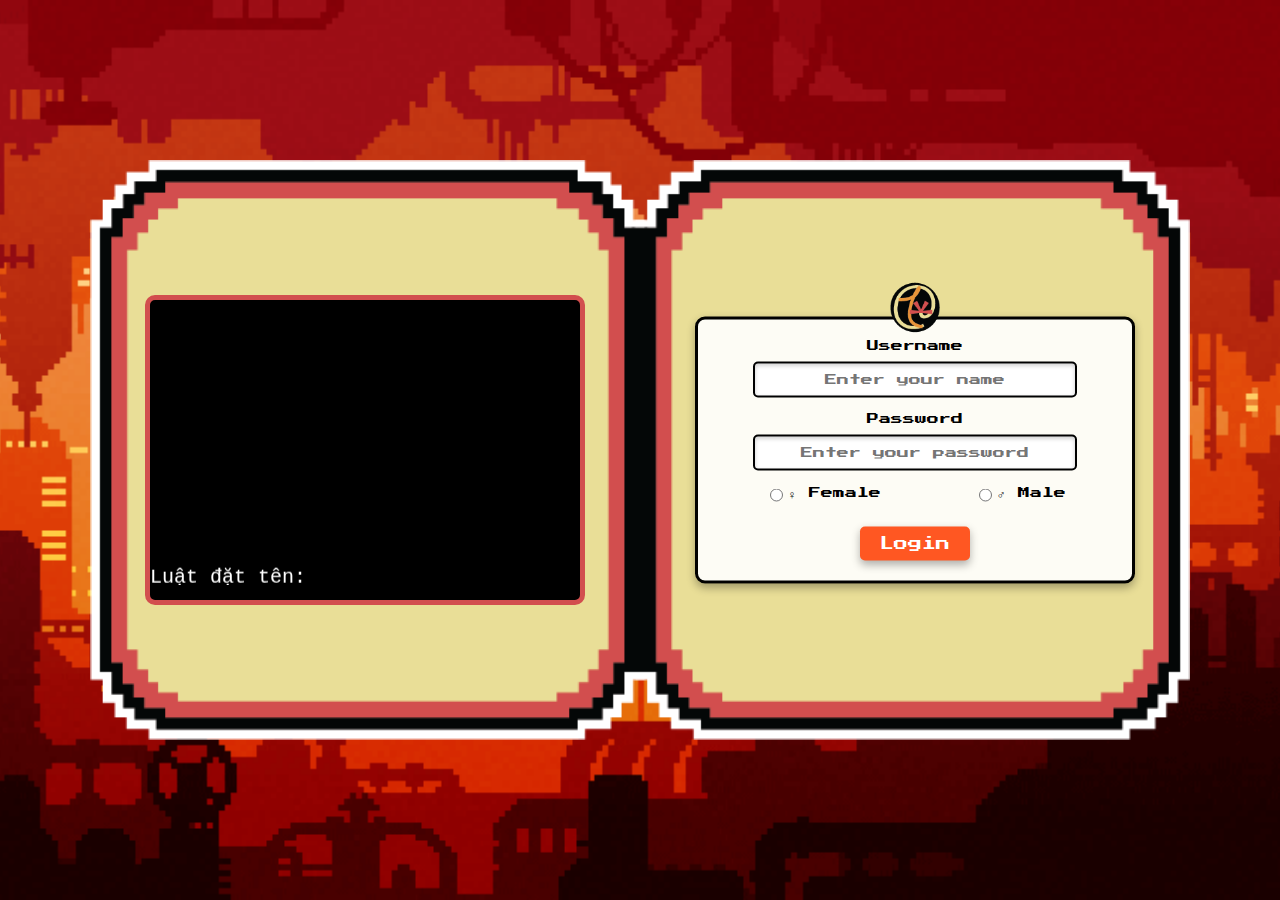
<file: index.html>
<!DOCTYPE html>
<html lang="en">
<style type=""></style>
<head>
    <meta charset="UTF-8">
 <meta name="google-site-verification" content="I0bQ8nA7NFJDwAwivh3X_QeaIhQGQA922k2clkppPC8" />
    <title>Login</title>
<meta name="description" content="Login to play the game and compete for high scores!">
<link rel="icon" href="logo.png" >
</head>
<style >
    @import url('https://fonts.googleapis.com/css2?family=Press+Start+2P&display=swap');

body {
    margin: 0;
  padding: 0;
  display: flex;
  justify-content: center;
  align-items: center;
  height: 100vh;
  background: url('background_pixel_gif2.gif') no-repeat center center fixed;
  background-size: cover;
    font-family: 'Press Start 2P', sans-serif;
    overflow: hidden;
}

.container {
    position: relative;
    width: 1100px; /* Tăng kích thước khung sách */
    height: 580px; /* Tăng kích thước khung sách */
    display: flex;
    justify-content: center;
    align-items: center;
}

.background {
    position: absolute;
    top: 0;
    left: 0;
    width: 100%;
    height: 100%;
    object-fit: cover;
    z-index: 1;
}

.left-page {
    position: absolute;
    top: 50%;
    left: 25%;
    transform: translate(-50%, -50%);
    width: 40%; /* Tỉ lệ khung bên trái */
    height: 80%;
    display: flex;
    justify-content: center;
    align-items: center;
    z-index: 2;
}

.rules-box {
    width: 500px;
    height: 300px;
    background-color: #000;
    border: 5px solid rgba(210, 78, 78, 255);
    border-radius: 10px;
    overflow: hidden;
    display: flex;
    justify-content: center;
    align-items: center;
}

.rules-box p {
    color: #fff;
    font-size: 10px;
    margin: 0;
    line-height: 1.5;
}

.right-page {
    position: absolute;
    top: 50%;
    left: 75%;
    transform: translate(-50%, -50%);
    width: 40%;
    height: 75%;
    display: flex;
    justify-content: center;
    align-items: center;
    z-index: 2;
}
.login-logo {
    position: absolute;
    top: 50px; /* Di chuyển logo lên trên khung */
    left: 50%;
    transform: translateX(-50%); /* Căn giữa theo chiều ngang */
    width: 50px; /* Kích thước logo (thay đổi theo ý muốn) */
    height: auto; /* Giữ tỷ lệ ảnh gốc */
    z-index: 10; /* Đảm bảo logo nằm trên các phần khác */
}

.login-form {
    width: 100%;
    height: auto;
    padding: 20px;
    background-color: rgba(255, 255, 255, 0.9);
    border: 3px solid #000;
    border-radius: 10px;
    text-align: center;
    box-shadow: 0 4px 8px rgba(0, 0, 0, 0.3);
}

.login-form label {
    display: block;
    font-size: 12px;
    color: #000;
    margin-bottom: 10px;
}

.login-form input[type="text"] {
    width: 80%;
    height: 30px;
    font-size: 12px;
    margin-bottom: 15px;
    border: 2px solid #000;
    border-radius: 5px;
    text-align: center;
    font-family: 'Press Start 2P', sans-serif;
    box-shadow: inset 0 2px 4px rgba(0, 0, 0, 0.2);
}

.gender-selection {
    display: flex;
    justify-content: space-around;
    margin-bottom: 15px;
}

.gender-selection label {
    font-size: 12px;
    font-family: 'Press Start 2P', sans-serif;
    cursor: pointer;
    display: flex;
    align-items: center;
}

.gender-selection input[type="radio"] {
    margin-right: 5px;
}

.login-form button {
    font-size: 14px;
    font-family: 'Press Start 2P', sans-serif;
    background-color: #ff5722;
    border: none;
    padding: 10px 20px;
    color: #fff;
    border-radius: 5px;
    cursor: pointer;
    box-shadow: 0 4px 8px rgba(0, 0, 0, 0.3);
    transition: background-color 0.3s ease;
}

.login-form button:hover {
    background-color: #d84315;
}

</style>
<body>
    <div class="container">
        <img class="background" src="frame.png" alt="Background">

        <div class="left-page">
            <div class="rules-box">
                <marquee behavior="scroll" direction="up" scrollamount="3">
                    <p style="font-family:courier; font-size: 20px;">Luật đặt tên:</p>
                    <p style="font-family:courier; font-size: 20px;">- Tên phải có ít nhất 4 ký tự.</p>
                    <p style="font-family:courier; font-size: 20px;">- Không chứa ký tự đặc biệt (!, @, #,...).</p>
                    <p style="font-family:courier; font-size: 20px;">- Chỉ sử dụng chữ và số.</p>
                    <p style="font-family:courier; font-size: 20px;">- Tên phải bắt đầu bằng chữ cái.</p>
                    <p style="font-family:courier; font-size: 20px;">- Tên của người chơi chỉ có một không trùng với tên người chơi khác.</p>
                </marquee>
            </div>
        </div>

        <div class="right-page">
            <img src="logo.png" alt="Logo" class="login-logo">
            <div class="login-form">
                <label for="username">Username</label>
                <input type="text" id="username" placeholder="Enter your name" required>
                <label for="username">Password</label>
                <input type="text" id="password" placeholder="Enter your password" required>

                <div class="gender-selection">
                    <label>
                        <input type="radio" name="gender" value="female"> 
                        <span>♀ Female</span>
                    </label>
                    <label>
                        <input type="radio" name="gender" value="male"> 
                        <span>♂ Male</span>
                    </label>
                </div>

                <!-- Nút bấm để chuyển đến trang 2 -->
                <button onclick="goToGame()">Login</button>

                <script>
                    function goToGame() {
                        // Lấy thông tin người chơi từ các ô nhập liệu
                        const username = document.getElementById('username').value.trim();
                        const gender = document.querySelector('input[name="gender"]:checked').value;

                        // Kiểm tra nếu tên không hợp lệ
                        const nameRegex = /^[a-zA-Z][a-zA-Z0-9]*$/; // Tên bắt đầu bằng chữ cái và chỉ chứa chữ số và chữ cái
                        if (username.length < 4 || !nameRegex.test(username)) {
                            alert("Tên không hợp lệ. Vui lòng kiểm tra lại.");
                            return;
                        }

                        // Kiểm tra xem tên người chơi có trùng với tên đã đăng nhập chưa
                        const leaderboard = JSON.parse(localStorage.getItem('leaderboard')) || [];
                        const existingPlayer = leaderboard.find(player => player.name === username);
                        if (existingPlayer) {
                            alert("Tên người chơi này đã tồn tại. Vui lòng chọn tên khác.");
                            return;
                        }

                        // Lưu thông tin người chơi vào sessionStorage
                        sessionStorage.setItem('playerName', username);
                        sessionStorage.setItem('playerGender', gender);

                        // Chuyển hướng đến trang game
                        window.location.href = 'index1.html'; // Thay thế bằng trang game của bạn
                    }
                </script>
            </div>
        </div>
    </div>
</body>
</html>
</file>
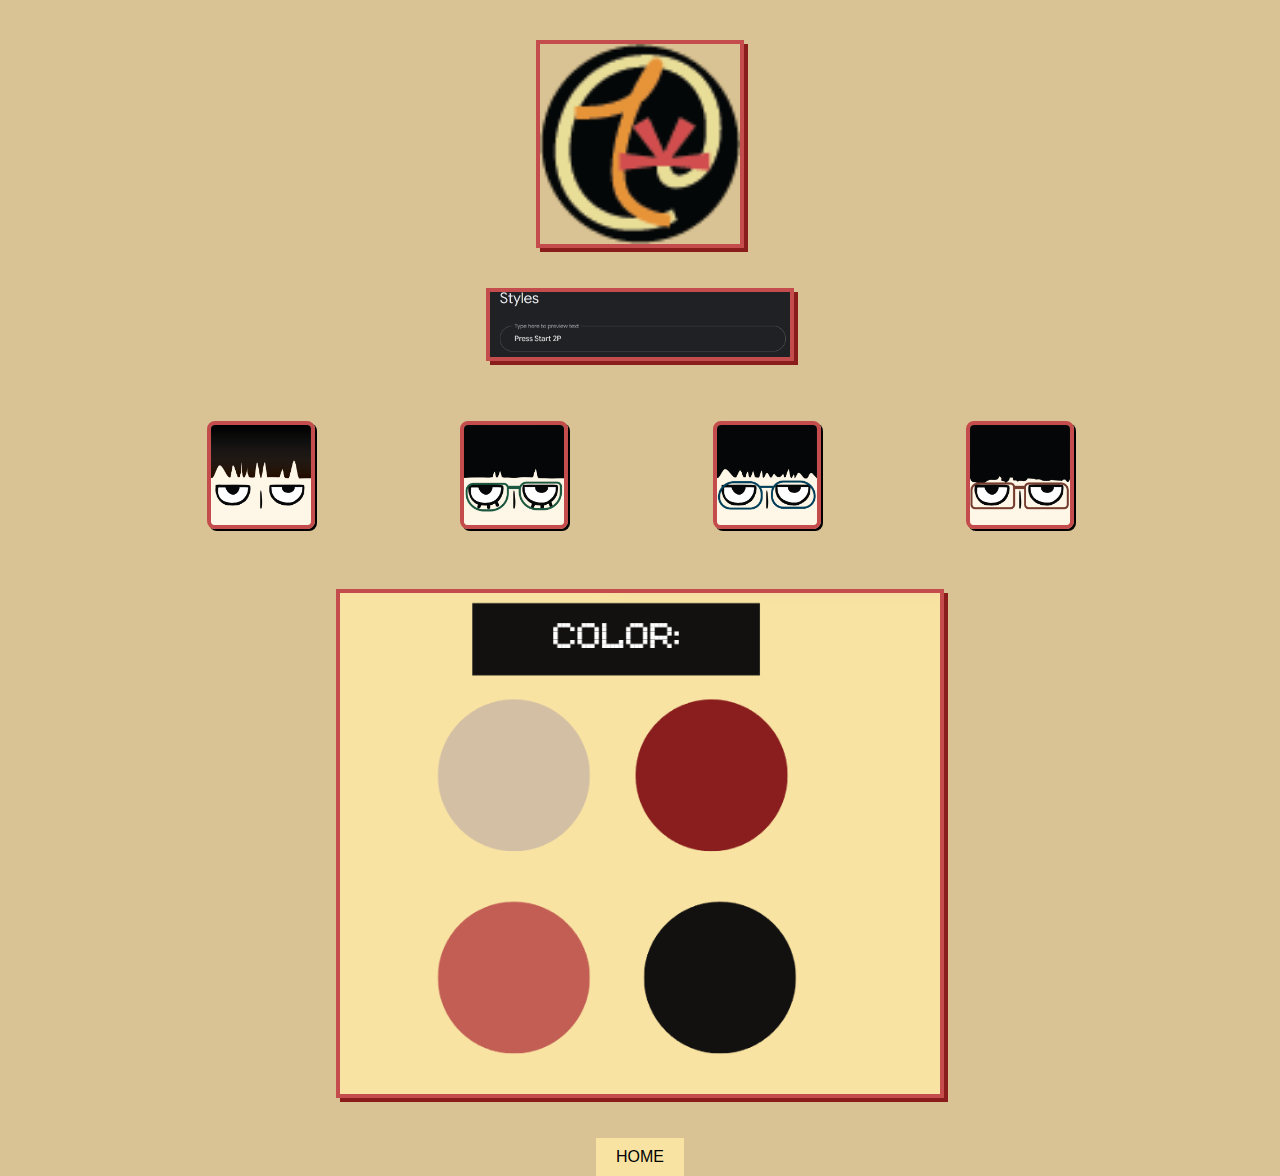
<file: INFORMATION.html>
<!DOCTYPE html>
<html lang="en">
<head>
  <meta charset="UTF-8">
  <meta name="viewport" content="width=device-width, initial-scale=1.0">
  <title>WEB'S INFORMATION</title>
  <link rel="icon" href="logo.png" >
  <style>
    body {
      margin: 0;
      font-family: "Press Start 2P", sans-serif;
      background-color: #d9c293;
      color: #000;
      text-align: center;
    }

    .container {
      display: flex;
      flex-direction: column;
      align-items: center;
      justify-content: center;
      padding: 20px;
    }

    .image-container {
      margin: 20px 0;
    }

    .image-container img {
      border: 4px solid #c54c4c;
      box-shadow: 4px 4px 0px #8b1c1c;
    }

    .team-grid {
      display: grid;
      grid-template-columns: repeat(4, 1fr);
      gap: 20px;
      width: 80%;
      margin: 40px auto;
    }

    .team-member img {
      width: 100px;
      height: 100px;
      border: 4px solid #c54c4c;
      border-radius: 8px;
      box-shadow: 2px 2px 0px #000;
    }
    .btn {
            background: #f9e3a3;
            color: black;
            padding: 10px 20px;
            border: 2px;
            cursor: pointer;
            font-size: 16px;
            text-transform: uppercase;
            position: relative;
        }
  </style>
  <link href="https://fonts.googleapis.com/css2?family=Press+Start+2P&display=swap" rel="stylesheet">
</head>
<body>
  <div class="container">
    <div class="image-container">
      <img src="logo.png" alt="Logo" width="200">
    </div>

    <div class="image-container">
      <img src="FONT.png" alt="Font Sample" width="300">
    </div>

    <div class="team-grid">
      <div class="team-member"><img src="tn.png" alt="Member 1"></div>
      <div class="team-member"><img src="pn.png" alt="Member 2"></div>
      <div class="team-member"><img src="dt.png" alt="Member 3"></div>
      <div class="team-member"><img src="mt.png" alt="Member 4"></div>
    </div>

    <div class="image-container">
      <img src="COLOR.png" alt="Tone Colors" width="600">
    </div>
  </div>
  <button class="btn" onclick="window.location.href='index1.html'">Home</button>
</body>
</html>
</file>
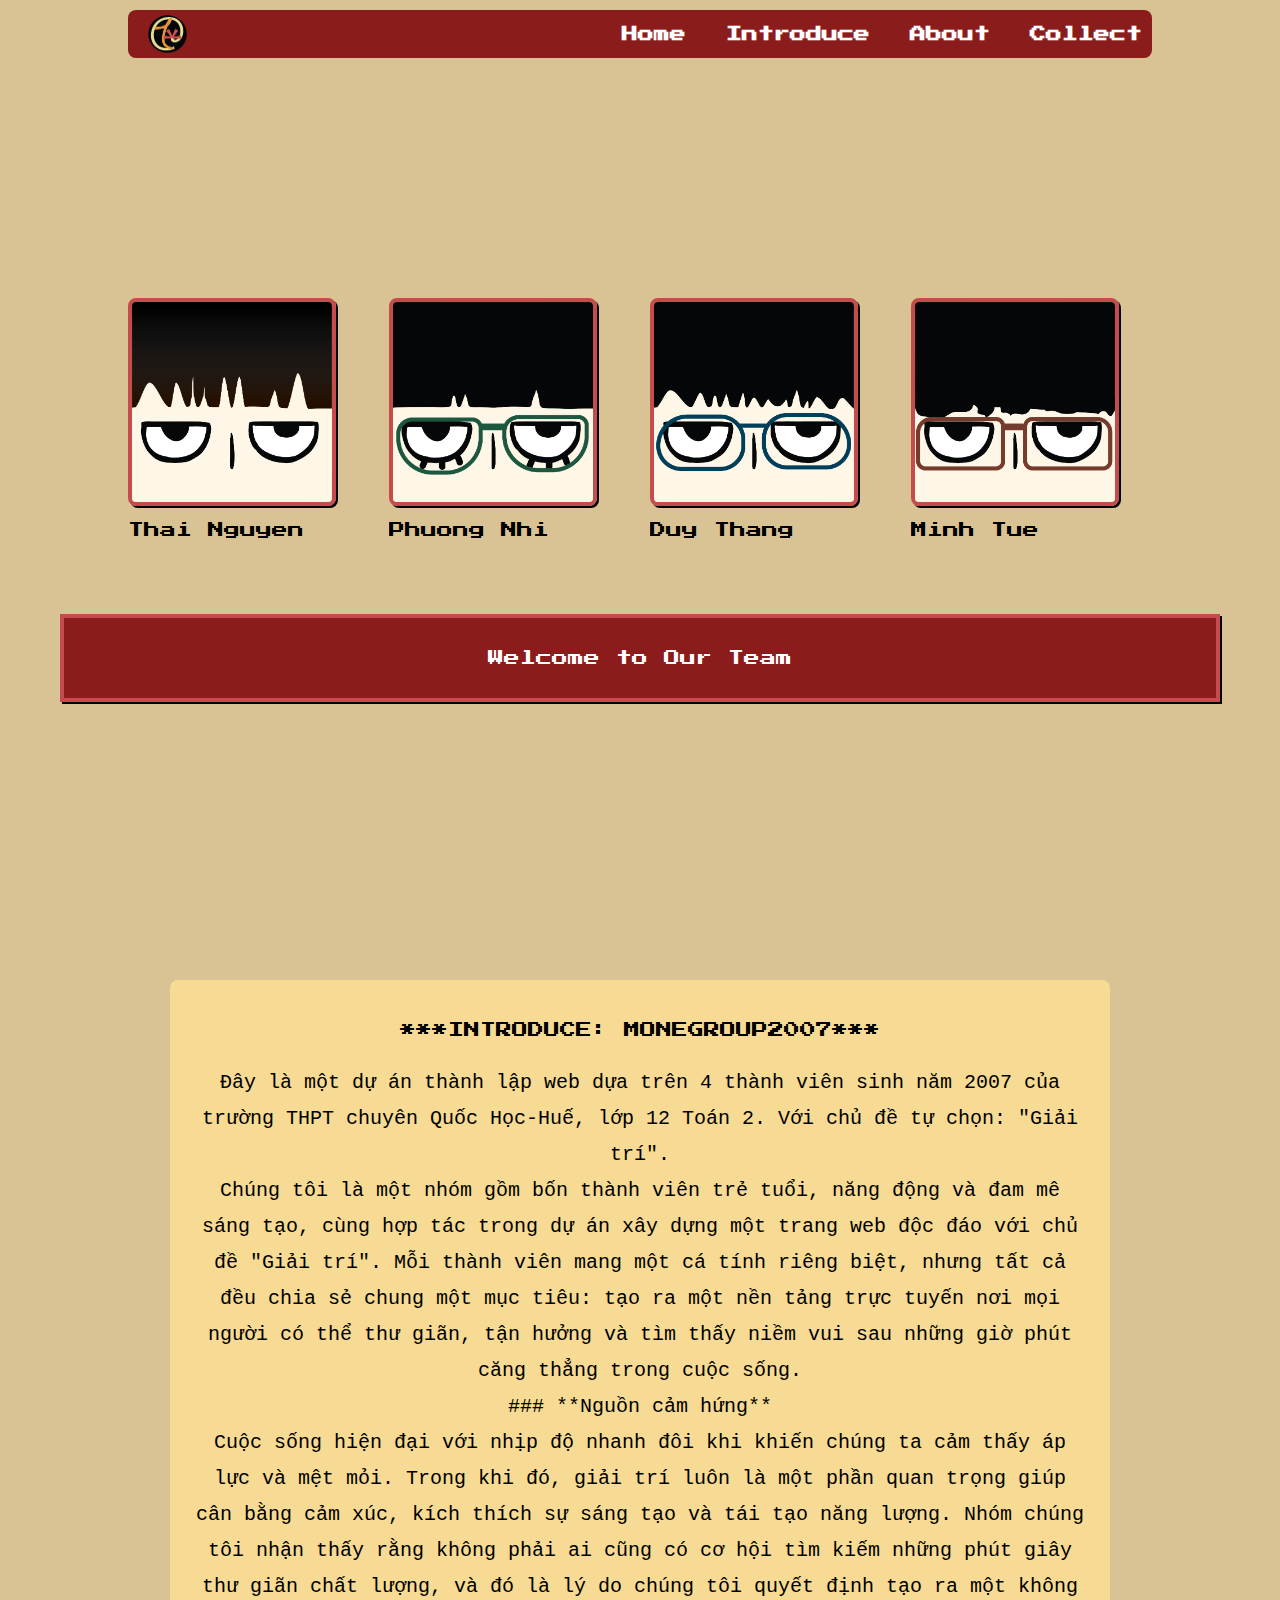
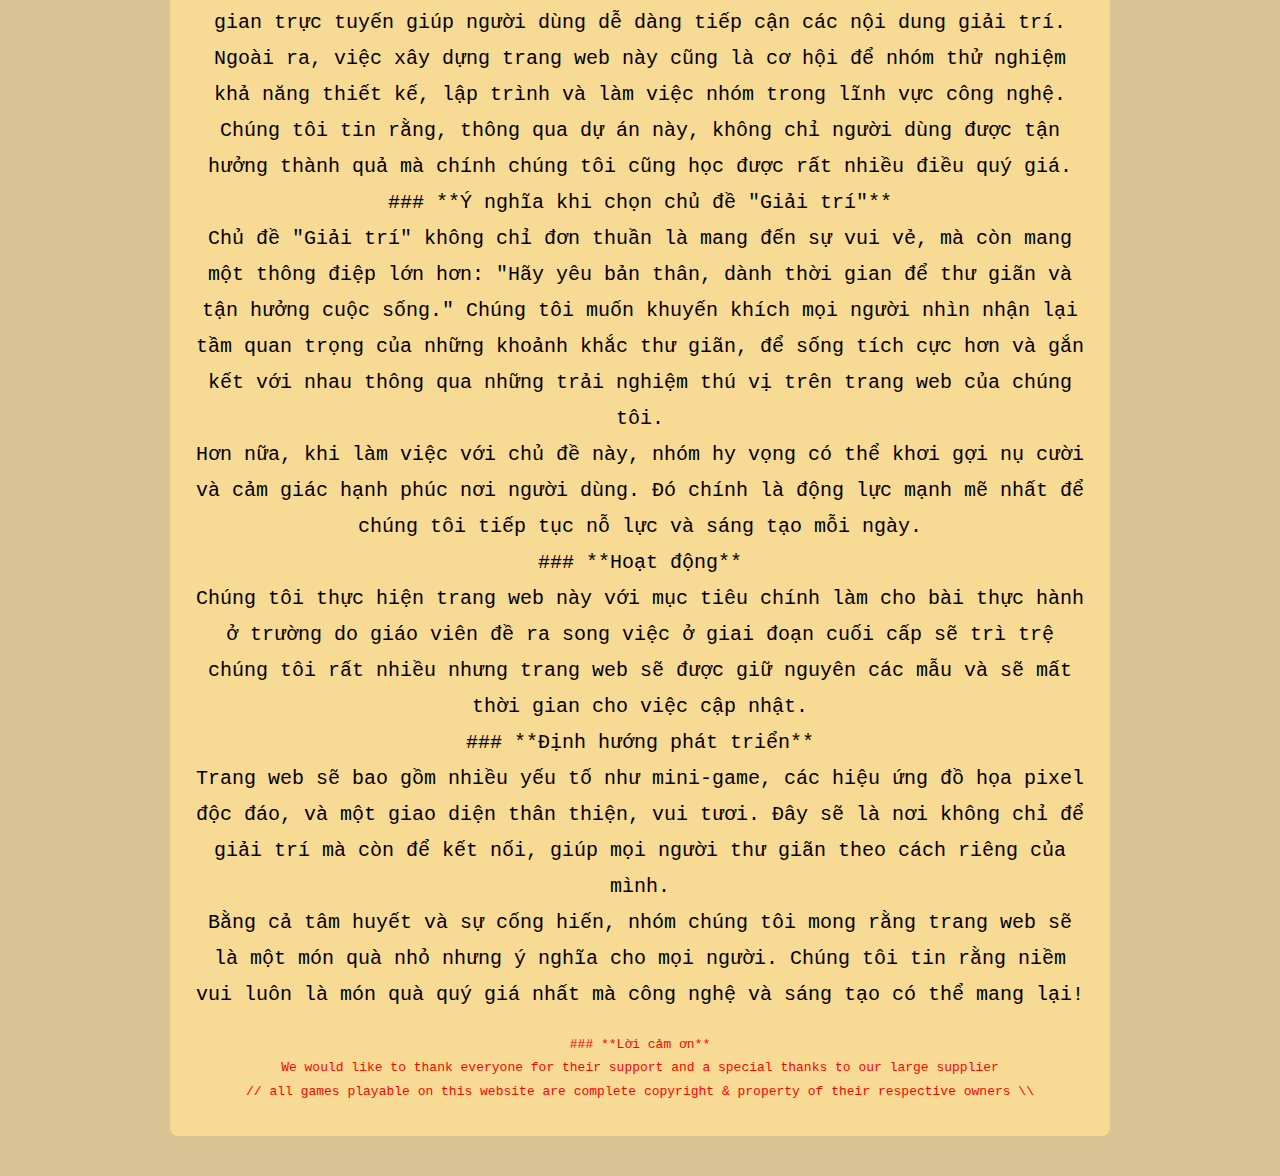
<file: trang2.html>
<!DOCTYPE html>
<html lang="en">
<head>
  <meta charset="UTF-8">
  <meta name="viewport" content="width=device-width, initial-scale=1.0">
  <title>INTRODUCE</title>
  <link rel="icon" href="logo.png" >
  <style>
    body {
      margin: 0;
      font-family: "Press Start 2P", sans-serif;
      background-color: #d9c293;
      color: #000;
      padding-top: 10px;
    }
.text-content {
  max-width: 900px; /* Giới hạn chiều rộng để dễ đọc hơn */
  margin: 40px auto; /* Căn giữa */
  line-height: 1.8; /* Tăng khoảng cách dòng */
  text-align: justify; /* Căn đều hai bên */
  padding: 20px; /* Tạo khoảng cách bên trong */
  background: #f7db94; /* Tạo nền nhẹ giúp chữ nổi bật */
  border-radius: 8px; /* Bo góc nhẹ */
}

    .container {
      display: flex;
      flex-direction: column;
      align-items: center;
      justify-content: center;
      min-height: 100vh;
      overflow: hidden;
      padding-top: 30px;
    }

    .pixel-border {
      width: 90%;
      height: 80px;
      background: #8b1c1c;
      display: flex;
      align-items: center;
      justify-content: center;
      margin: 20px 0;
      border: 4px solid #c54c4c;
      box-shadow: 2px 2px 0px #000;
    }

    .profile-section {
      opacity: 0;
      transform: translateY(50px);
      transition: opacity 0.8s ease, transform 0.8s ease;
    }

    .profile-section.show {
      opacity: 1;
      transform: translateY(0);
    }

    .profile-card {
      margin: 50px auto;
      padding: 20px;
      max-width: 600px;
      background: #f9e3a3;
      border: 4px solid #c54c4c;
      box-shadow: 4px 4px 0px #8b1c1c;
      border-radius: 12px;
      font-family: "Press Start 2P", sans-serif;
      text-align: center;
    }

    .profile-card img {
      width: 100px;
      height: 100px;
      border-radius: 50%;
      margin-bottom: 10px;
    }

    .profile-card h1 {
      font-size: 18px;
      margin: 10px 0;
    }

    .profile-card p {
      font-size: 14px;
    }

    .profile-grid {
      display: grid;
      grid-template-columns: repeat(4, 1fr);
      gap: 20px;
      width: 80%;
      margin: 40px auto;
    }

    .team-member {
      position: relative;
      overflow: hidden;
      cursor: pointer;
      transition: transform 0.3s ease;
    }

    .team-member:hover {
      transform: translateY(-10px);
    }

    .team-member img {
      width: 200px;
      height: 200px;
      border: 4px solid #c54c4c;
      border-radius: 8px;
      box-shadow: 2px 2px 0px #000;
    }

    .popup {
      position: fixed;
      top: 50%;
      left: 50%;
      transform: translate(-50%, -50%) scale(0);
      background: #f9e3a3;
      border: 4px solid #c54c4c;
      border-radius: 12px;
      box-shadow: 4px 4px 0px #8b1c1c;
      padding: 20px;
      z-index: 1000;
      transition: transform 0.3s ease;
      text-align: center;
      width: 80%;
      max-width: 400px;
    }

    .popup.show {
      transform: translate(-50%, -50%) scale(1);
    }

    .popup h2 {
      font-size: 18px;
      margin-bottom: 10px;
    }

    .popup p {
      font-size: 14px;
    }

    .popup .close {
      position: absolute;
      top: 10px;
      right: 10px;
      background: #c54c4c;
      color: #fff;
      border: none;
      padding: 5px 10px;
      cursor: pointer;
      font-size: 14px;
    }

    .popup .close:hover {
      background: #8b1c1c;
    }
/* Định dạng thanh điều hướng */
        #navbar {
            top: 10px;
            left: 50%;
            transform: translateX(-50%);
            width: 80%;
            background: #8b1c1c;
            backdrop-filter: blur(10px);
            display: flex;
            justify-content: space-between;
            align-items: center;
            transition: all 0.3s ease-in-out;
            z-index: 1000;
            position: absolute;
            border-radius: 8px; /* Bo góc nhẹ */
        }

        #navbar.scrolled {
            background: #8b1c1c;
            top: 0;
            width: 100%;
            border-radius: 0;
            padding: 10px 20px;
            box-shadow: 0px 4px 10px rgba(0, 0, 0, 0.1);
        }

        .nav-links {
            list-style: none;
            display: flex;
            gap: 20px;
        }

        .nav-links li {
            display: inline;
        }

        .nav-links li a {
            text-decoration: none;
            color: white;
            font-weight: bold;
            padding: 10px;
            transition: 0.3s;
        }

        .nav-links li a:hover {
            color: #ebe8b9;
        }
.montserrat-<uniquifier> {
  font-family: "Montserrat", serif;
  font-optical-sizing: auto;
  font-weight: 900;
  font-style: normal;
}
.logo {
    padding-left: 20px; /* Điều chỉnh giá trị này theo ý muốn */
}
  </style>
  <link href="https://fonts.googleapis.com/css2?family=Press+Start+2P&display=swap" rel="stylesheet">
</head>
<body>
  <!-- Thanh điều hướng -->
    <nav id="navbar">
        <div class="logo"><img src="logo.png" width="50%" height="50%"> </div>
        <ul class="nav-links">
            <li><a href="index1.html">Home</a></li>
            <li><a href="trang2.html">Introduce</a></li>
            <li><a href="trang3.html">About</a></li>
            <li><a href="INFORMATION.html">Collect</a></li>
        </ul>
    </nav>
  <div class="container">
    <!-- Đưa phần profile-grid lên trên -->
    <div class="profile-grid">
      <div class="team-member" onclick="showPopup('Pham Thai Nguyen', 'Responsible for building code and tags.')">
        <img src="tn.png" alt="John Doe">
        <p>Thai Nguyen</p>
      </div>
      <div class="team-member" onclick="showPopup('Tran Le Phuong Nhi', 'Responsible for building the framework and layout of the website.')">
        <img src="pn.png" alt="Jane Smith">
        <p>Phuong Nhi</p>
      </div>
      <div class="team-member" onclick="showPopup('Tran Duy Thang', 'Responsible for building images and providing links to games.')">
        <img src="dt.png" alt="Alice Brown">
        <p>Duy Thang</p>
      </div>
      <div class="team-member" onclick="showPopup('Nguyen Ngoc Minh Tue', 'Responsible for developing content and arranging components.')">
        <img src="mt.png" alt="Bob Johnson">
        <p>Minh Tue</p>
      </div>
    </div>

    <!-- Đưa phần Welcome xuống dưới -->
    <div class="pixel-border" style="color: white;">Welcome to Our Team</div>
</div>

<div class="text-content">
    <p class="montserrat" style="text-align: center;"> ***INTRODUCE: MONEGROUP2007***  </p>
    
    <p style="font-family: monospace; text-align: center; font-size: 20px;" >
 Đây là một dự án thành lập web dựa trên 4 thành viên sinh năm 2007 của trường THPT chuyên Quốc Học-Huế, lớp 12 Toán 2. Với chủ đề tự chọn: "Giải trí". <br>
 Chúng tôi là một nhóm gồm bốn thành viên trẻ tuổi, năng động và đam mê sáng tạo, cùng hợp tác trong dự án xây dựng một trang web độc đáo với chủ đề "Giải trí". Mỗi thành viên mang một cá tính riêng biệt, nhưng tất cả đều chia sẻ chung một mục tiêu: tạo ra một nền tảng trực tuyến nơi mọi người có thể thư giãn, tận hưởng và tìm thấy niềm vui sau những giờ phút căng thẳng trong cuộc sống.<br>

### **Nguồn cảm hứng**  <br>
 Cuộc sống hiện đại với nhịp độ nhanh đôi khi khiến chúng ta cảm thấy áp lực và mệt mỏi. Trong khi đó, giải trí luôn là một phần quan trọng giúp cân bằng cảm xúc, kích thích sự sáng tạo và tái tạo năng lượng. Nhóm chúng tôi nhận thấy rằng không phải ai cũng có cơ hội tìm kiếm những phút giây thư giãn chất lượng, và đó là lý do chúng tôi quyết định tạo ra một không gian trực tuyến giúp người dùng dễ dàng tiếp cận các nội dung giải trí.  <br>

 Ngoài ra, việc xây dựng trang web này cũng là cơ hội để nhóm thử nghiệm khả năng thiết kế, lập trình và làm việc nhóm trong lĩnh vực công nghệ. Chúng tôi tin rằng, thông qua dự án này, không chỉ người dùng được tận hưởng thành quả mà chính chúng tôi cũng học được rất nhiều điều quý giá.<br>

### **Ý nghĩa khi chọn chủ đề "Giải trí"**  <br>
 Chủ đề "Giải trí" không chỉ đơn thuần là mang đến sự vui vẻ, mà còn mang một thông điệp lớn hơn: "Hãy yêu bản thân, dành thời gian để thư giãn và tận hưởng cuộc sống." Chúng tôi muốn khuyến khích mọi người nhìn nhận lại tầm quan trọng của những khoảnh khắc thư giãn, để sống tích cực hơn và gắn kết với nhau thông qua những trải nghiệm thú vị trên trang web của chúng tôi.<br>

 Hơn nữa, khi làm việc với chủ đề này, nhóm hy vọng có thể khơi gợi nụ cười và cảm giác hạnh phúc nơi người dùng. Đó chính là động lực mạnh mẽ nhất để chúng tôi tiếp tục nỗ lực và sáng tạo mỗi ngày.<br>

### **Hoạt động**  <br>
 Chúng tôi thực hiện trang web này với mục tiêu chính làm cho bài thực hành ở trường do giáo viên đề ra song việc ở giai đoạn cuối cấp sẽ trì trệ chúng tôi rất nhiều nhưng trang web sẽ được giữ nguyên các mẫu và sẽ mất thời gian cho việc cập nhật.<br>
### **Định hướng phát triển**  <br>
 Trang web sẽ bao gồm nhiều yếu tố như mini-game, các hiệu ứng đồ họa pixel độc đáo, và một giao diện thân thiện, vui tươi. Đây sẽ là nơi không chỉ để giải trí mà còn để kết nối, giúp mọi người thư giãn theo cách riêng của mình.  <br>

 Bằng cả tâm huyết và sự cống hiến, nhóm chúng tôi mong rằng trang web sẽ là một món quà nhỏ nhưng ý nghĩa cho mọi người. Chúng tôi tin rằng niềm vui luôn là món quà quý giá nhất mà công nghệ và sáng tạo có thể mang lại!</p>
 <p style="font-family: monospace; text-align: center; color: red;">### **Lời cảm ơn**  <br>
  We would like to thank everyone for their support and a special thanks to our large supplier<br>
 // all games playable on this website are complete copyright & property of their respective owners \\</p>
</div>
<div class="popup" id="profilePopup">
      <button class="close" onclick="hidePopup()">X</button>
      <h2 id="popupName">Name</h2>
      <p id="popupDescription">Description</p>
    </div>

  <script>
    function showPopup(name, description) {
      const popup = document.getElementById('profilePopup');
      document.getElementById('popupName').textContent = name;
      document.getElementById('popupDescription').textContent = description;
      popup.classList.add('show');
    }

    function hidePopup() {
      const popup = document.getElementById('profilePopup');
      popup.classList.remove('show');
    }

  

    window.addEventListener("scroll", function () {
    var navbar = document.getElementById("navbar");
    if (window.scrollY > 50) {
        navbar.classList.add("scrolled");
    } else {
        navbar.classList.remove("scrolled");
    }
});



  </script>
</body>
</html>
</file>
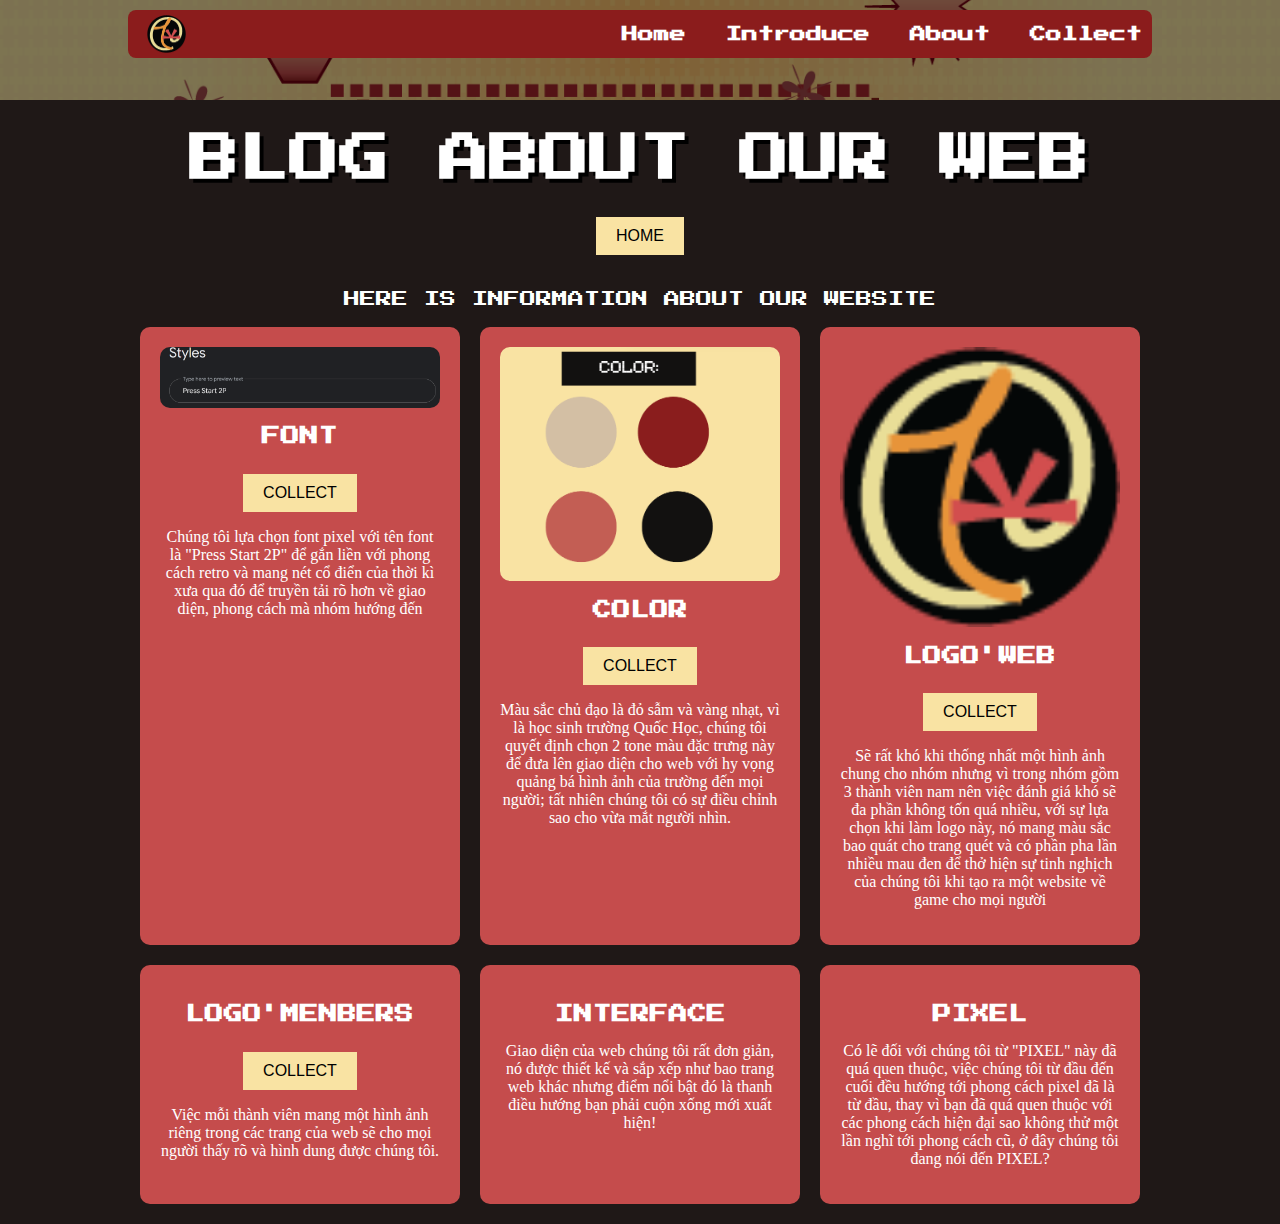
<file: trang3.html>
<!DOCTYPE html>
<html lang="en">
<head>
    <meta charset="UTF-8">
    <meta name="viewport" content="width=device-width, initial-scale=1.0">
    <title>ABOUT WEB</title>
    <link rel="icon" href="logo.png" >
    <style>
        @import url('https://fonts.googleapis.com/css2?family=Press+Start+2P&display=swap');
        
        body {
            margin: 0;
            padding: 0;
            background-color: #1f1817;
            color: white;
            font-family: 'Press Start 2P', cursive;
            text-align: center;
        }

        .header {
            position: relative;
            background: url('nền2.png') no-repeat center;
            background-size: cover;
            padding: 50px 0;
        }

        .header::after {
            content: "";
            position: absolute;
            top: 0;
            left: 0;
            width: 100%;
            height: 100%;
            background: rgba(0, 0, 0, 0.5); /* Lớp phủ tối giúp chữ rõ hơn */
        }

        .title {
            position: relative;
            font-size: 50px;
            text-shadow: 4px 4px black;
        }

        .btn {
            background: #f9e3a3;
            color: black;
            padding: 10px 20px;
            border: 2px;
            cursor: pointer;
            font-size: 16px;
            text-transform: uppercase;
            position: relative;
        }

        .container {
            max-width: 1000px;
            margin: auto;
            padding: 20px;
        }

        .grid {
            display: grid;
            grid-template-columns: repeat(auto-fit, minmax(250px, 1fr));
            gap: 20px;
            margin-top: 20px;
        }

        .card {
            background: #c54c4c;
            padding: 20px;
            border-radius: 10px;
        }

        .card img {
            width: 100%;
            border-radius: 10px;
        }

        .card .btn {
            margin-top: 10px;
        }

        /* Định dạng thanh điều hướng */
        #navbar {
            top: 10px;
            left: 50%;
            transform: translateX(-50%);
            width: 80%;
            background: #8b1c1c;
            backdrop-filter: blur(10px);
            display: flex;
            justify-content: space-between;
            align-items: center;
            transition: all 0.3s ease-in-out;
            z-index: 1000;
            position: absolute;
            border-radius: 8px; /* Bo góc nhẹ */
        }

        #navbar.scrolled {
            background: #8b1c1c;
            top: 0;
            width: 100%;
            border-radius: 0;
            padding: 10px 20px;
            box-shadow: 0px 4px 10px rgba(0, 0, 0, 0.1);
        }

        .nav-links {
            list-style: none;
            display: flex;
            gap: 20px;
        }

        .nav-links li {
            display: inline;
        }

        .nav-links li a {
            text-decoration: none;
            color: white;
            font-weight: bold;
            padding: 10px;
            transition: 0.3s;
        }

        .nav-links li a:hover {
            color: #ebe8b9;
        }
    </style>
</head>
<body>
    <div class="header">
        <nav id="navbar">
            <div class="logo"><img src="logo.png" width="50%" height="50%"></div>
            <ul class="nav-links">
                <li><a href="index1.html">Home</a></li>
            <li><a href="trang2.html">Introduce</a></li>
            <li><a href="trang3.html">About</a></li>
            <li><a href="INFORMATION.html">Collect</a></li>
            </ul>
        </nav>
        
    </div>
    <h1 class="title">BLOG ABOUT OUR WEB</h1>
        <button class="btn" onclick="window.location.href='index.html'">Home</button>
    <div class="container">
        <p>HERE IS INFORMATION ABOUT OUR WEBSITE</p>
        <div class="grid">
            <div class="card">
                <img src="FONT.png" alt="FONT">
                <h3>FONT</h3>
                <button class="btn" onclick="window.location.href='https://fonts.google.com/specimen/Press+Start+2P'">Collect</button>
                <p style="font-family:Montserrat">Chúng tôi lựa chọn font pixel với tên font là "Press Start 2P" để gắn liền với phong cách retro và mang nét cổ điển của thời kì xưa qua đó để truyền tải rõ hơn về giao diện, phong cách mà nhóm hướng đến</p>
            </div>
            <div class="card">
                <img src="COLOR.png" alt="COLOR">
                <h3>COLOR</h3>
                <button class="btn" onclick="window.location.href='INFORMATION.html'">COLLECT</button>
                <p style="font-family:Montserrat">Màu sắc chủ đạo là đỏ sẫm và vàng nhạt, vì là học sinh trường Quốc Học, chúng tôi quyết định chọn 2 tone màu đặc trưng này để đưa lên giao diện cho web với hy vọng quảng bá hình ảnh của trường đến mọi người; tất nhiên chúng tôi có sự điều chỉnh sao cho vừa mắt người nhìn.</p>
            </div>
            <div class="card">
                <img src="logo.png" alt="LOGO">
                <h3>LOGO'WEB</h3>
                <button class="btn" onclick="window.location.href='INFORMATION.html'">COLLECT</button>
                <p style="font-family:Montserrat">Sẽ rất khó khi thống nhất một hình ảnh chung cho nhóm nhưng vì trong nhóm gồm 3 thành viên nam nên việc đánh giá khó sẽ đa phần không tốn quá nhiều, với sự lựa chọn khi làm logo này, nó mang màu sắc bao quát cho trang quét và có phần pha lần nhiều mau đen để thở hiện sự tinh nghịch của chúng tôi khi tạo ra một website về game cho mọi người</p>
            </div>
            <div class="card">
                <h3>LOGO'MENBERS</h3>
                <button class="btn" onclick="window.location.href='INFORMATION.html'">COLLECT</button>
                <p style="font-family:Montserrat">Việc mỗi thành viên mang một hình ảnh riêng trong các trang của web sẽ cho mọi người thấy rõ và hình dung được chúng tôi.<p>
            </div>
            <div class="card">
                <h3>INTERFACE</h3>
                <p style="font-family:Montserrat">Giao diện của web chúng tôi rất đơn giản, nó được thiết kế và sắp xếp như bao trang web khác nhưng điểm nổi bật đó là thanh điều hướng bạn phải cuộn xống mới xuất hiện!</p>
            </div>
            <div class="card">
                <h3>PIXEL</h3>
                <p style="font-family:Montserrat">Có lẽ đối với chúng tôi từ "PIXEL" này đã quá quen thuộc, việc chúng tôi từ đầu đến cuối đều hướng tới phong cách pixel đã là từ đầu, thay vì bạn đã quá quen thuộc với các phong cách hiện đại sao không thử một lần nghĩ tới phong cách cũ, ở đây chúng tôi đang nói đến PIXEL?</p>
            </div>
        </div>
    </div>

    <script>
window.addEventListener("scroll", function () {
    var navbar = document.getElementById("navbar");
    if (window.scrollY > 50) {
        navbar.classList.add("scrolled");
    } else {
        navbar.classList.remove("scrolled");
    }
});
</script>
</body>
</html>
</file>
